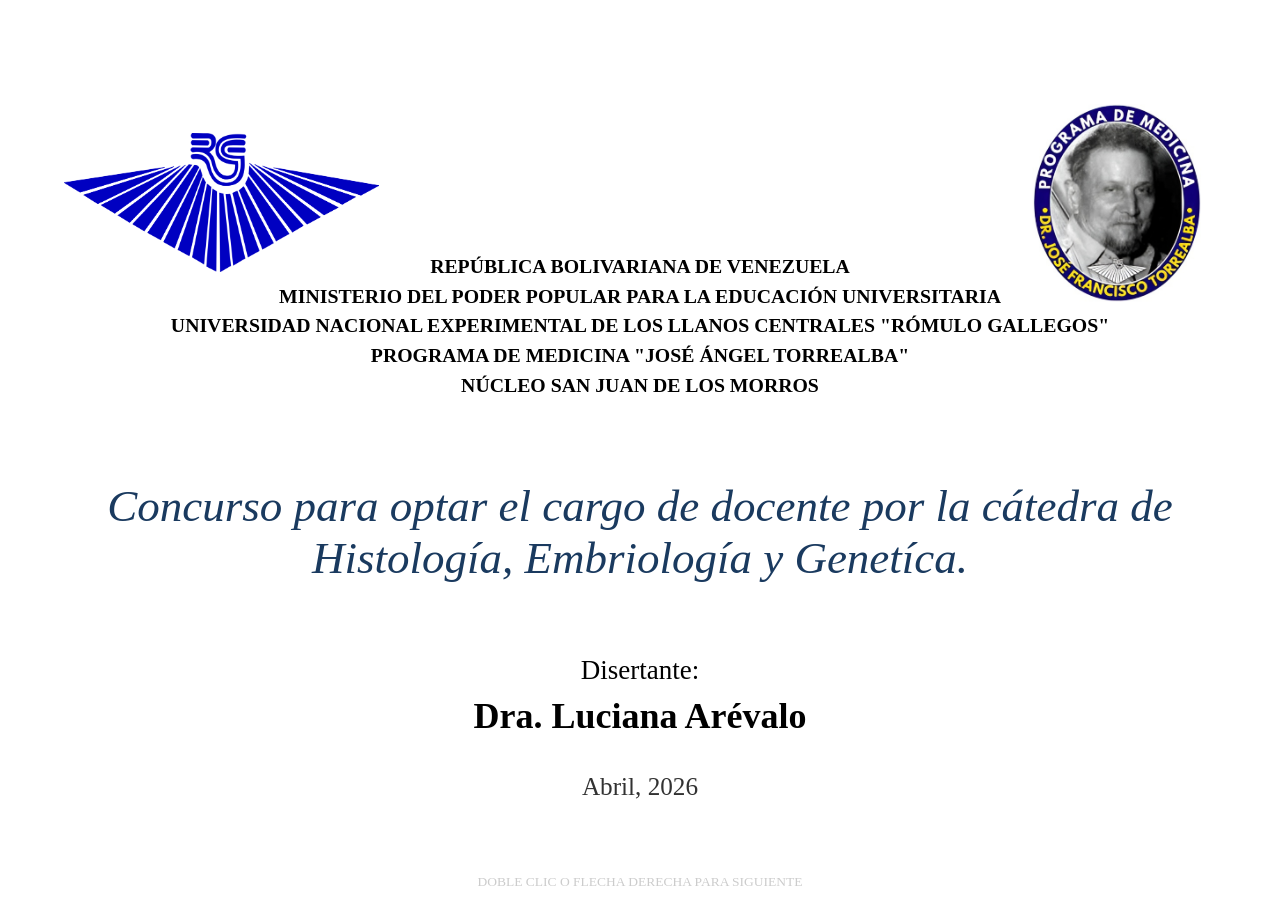
<file: index.html>
<!DOCTYPE html>
<html lang="es">

<head>
    <meta charset="UTF-8">
    <meta name="viewport" content="width=device-width, initial-scale=1.0">
    <title>Presentación - Portada</title>
    <link rel="stylesheet" href="styles.css">
</head>

<body>
    <div class="slide">
        <header class="header">
            <div class="logo-container logo-unerg">
                <img src="images/unerg.png" alt="Logo UNERG">
            </div>
            <div class="logo-container">
                <img src="images/programa de medicina.jpg" alt="Logo Programa Medicina">
            </div>
        </header>

        <div class="institution-info">
            <p>República Bolivariana de Venezuela</p>
            <p>Ministerio Del Poder Popular Para La Educación Universitaria</p>
            <p>Universidad Nacional Experimental De Los Llanos Centrales "Rómulo Gallegos"</p>
            <p>Programa de Medicina "José Ángel Torrealba"</p>
            <p>Núcleo San Juan De Los Morros</p>
        </div>

        <div class="content-card title-container">
            <p class="subtitle">Concurso para optar el cargo de docente por la cátedra de Histología, Embriología y
                Genetíca.</p>
        </div>

        <footer class="footer">
            <p>Disertante:</p>
            <b>Dra. Luciana Arévalo</b>
            <p class="footer-date">Abril, 2026</p>
        </footer>

        <div class="nav-hint">Doble clic o Flecha Derecha para siguiente</div>
    </div>

    <script src="navigation.js"></script>
</body>

</html>
</file>
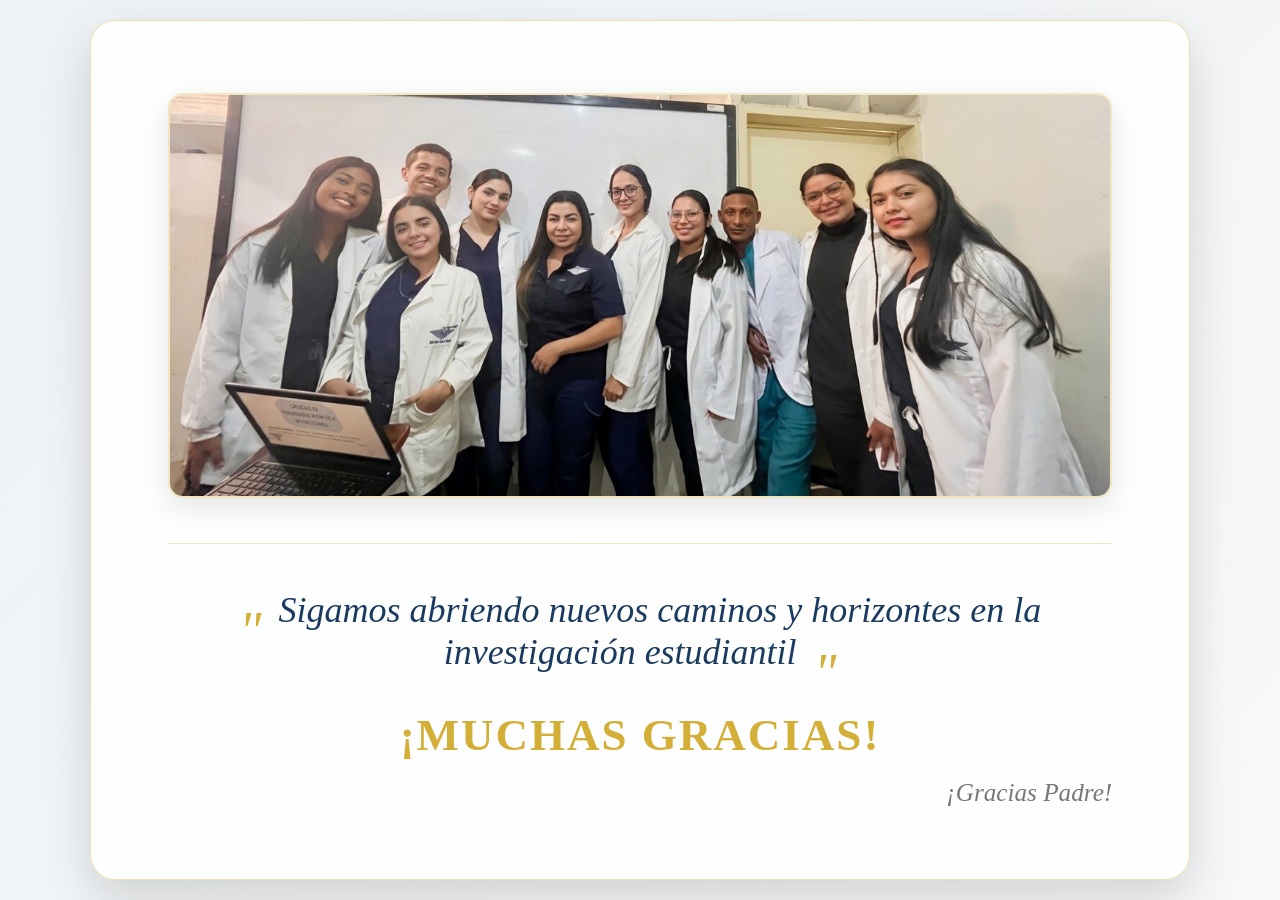
<file: conclusion.html>
<!DOCTYPE html>
<html lang="es">

<head>
    <meta charset="UTF-8">
    <meta name="viewport" content="width=device-width, initial-scale=1.0">
    <title>Presentación - Conclusión</title>
    <link rel="stylesheet" href="styles.css">
    <style>
        .conclusion-scene {
            position: relative;
            width: 100vw;
            height: 100vh;
            display: flex;
            flex-direction: column;
            justify-content: center;
            align-items: center;
            overflow: hidden;
            padding: 5vh;
            box-sizing: border-box;
        }

        .glass-card {
            background: rgba(255, 255, 255, 0.85);
            backdrop-filter: blur(20px);
            -webkit-backdrop-filter: blur(20px);
            border: 1px solid rgba(212, 175, 55, 0.4);
            border-radius: 25px;
            padding: 8vh 6vw;
            max-width: 1100px;
            text-align: center;
            box-shadow: 0 20px 50px rgba(0, 0, 0, 0.15);
            animation: fadeIn 1.5s cubic-bezier(0.25, 1, 0.5, 1) forwards;
            opacity: 0;
            transform: translateY(40px);
            position: relative;
            z-index: 10;
        }

        @keyframes fadeIn {
            to {
                opacity: 1;
                transform: translateY(0);
            }
        }

        .conclusion-title {
            font-family: 'Times New Roman', serif;
            font-size: 6vh;
            font-weight: bold;
            color: #1a3a5f;
            text-transform: uppercase;
            margin-bottom: 4vh;
            letter-spacing: 3px;
            display: flex;
            align-items: center;
            justify-content: center;
            gap: 20px;
        }

        .conclusion-title::before,
        .conclusion-title::after {
            content: '';
            display: block;
            width: 60px;
            height: 2px;
            background-color: #D4AF37;
        }

        .conclusion-image-container {
            width: 100%;
            max-height: 45vh;
            border-radius: 15px;
            overflow: hidden;
            margin-bottom: 5vh;
            border: 2px solid rgba(212, 175, 55, 0.3);
            box-shadow: 0 10px 30px rgba(0,0,0,0.1);
        }

        .conclusion-photo {
            width: 100%;
            height: 100%;
            object-fit: cover;
            display: block;
        }

        .final-phrase-container {
            border-top: 1px solid rgba(212, 175, 55, 0.3);
            padding-top: 5vh;
            margin-top: 2vh;
        }

        .final-phrase {
            font-family: 'Times New Roman', serif;
            font-size: 4vh;
            font-style: italic;
            color: #1a3a5f;
            margin-bottom: 4vh;
            position: relative;
            display: inline-block;
        }

        .final-phrase::before,
        .final-phrase::after {
            content: '"';
            color: #D4AF37;
            font-size: 6vh;
            line-height: 0;
            vertical-align: bottom;
            font-family: Georgia, serif;
        }

        .final-phrase::before {
            margin-right: 8px;
        }

        .final-phrase::after {
            margin-left: 8px;
        }

        .thanks-text {
            font-family: 'Times New Roman', serif;
            font-size: 5vh;
            font-weight: bold;
            color: #D4AF37;
            margin-bottom: 1vh;
            text-transform: uppercase;
            letter-spacing: 2px;
        }

        .thanks-padre {
            font-family: 'Times New Roman', serif;
            font-size: 2.8vh;
            color: #777;
            text-align: right;
            margin-top: 2vh;
            font-style: italic;
            display: block;
        }
    </style>
</head>

<body class="animated-bg">
    <div class="slide" style="padding:0; max-width:100vw;">
        <div class="conclusion-scene">
            <div class="glass-card">

                <div class="conclusion-image-container">
                    <img src="images/828282.jpg" alt="Conclusión" class="conclusion-photo">
                </div>

                <div class="final-phrase-container">
                    <div class="final-phrase">
                        Sigamos abriendo nuevos caminos y horizontes en la investigación estudiantil
                    </div>
                    <div class="thanks-text">¡Muchas Gracias!</div>
                    <span class="thanks-padre">¡Gracias Padre!</span>
                </div>
            </div>
        </div>
    </div>

    <script src="navigation.js"></script>
</body>

</html>
</file>
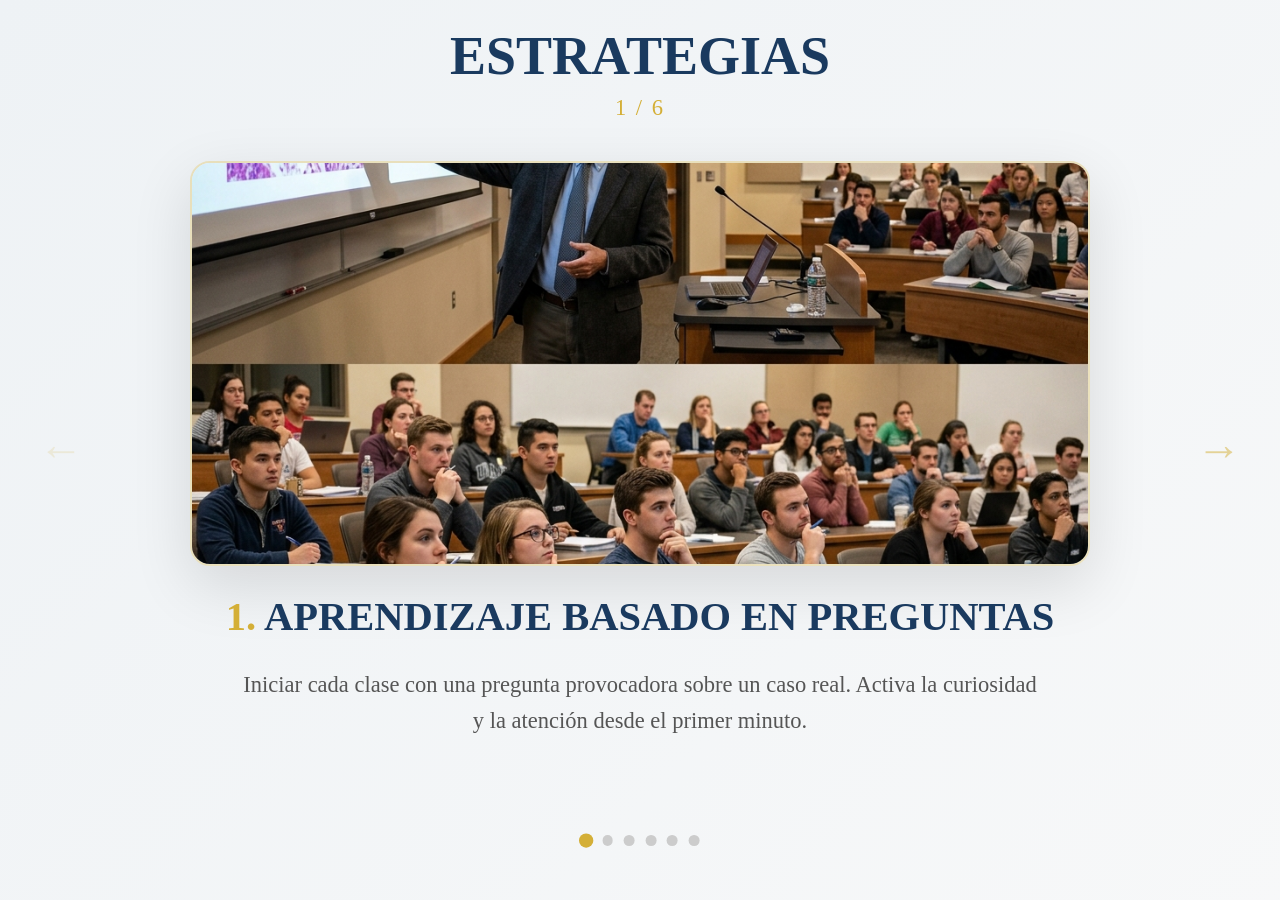
<file: estrategias.html>
<!DOCTYPE html>
<html lang="es">

<head>
    <meta charset="UTF-8">
    <meta name="viewport" content="width=device-width, initial-scale=1.0">
    <title>Presentación - Estrategias</title>
    <link rel="stylesheet" href="styles.css">
    <style>
        .propuesta-scene {
            position: relative;
            width: 100vw;
            height: 100vh;
            display: flex;
            flex-direction: column;
            justify-content: center;
            align-items: center;
            overflow: hidden;
        }

        .propuesta-header {
            position: absolute;
            top: 3vh;
            left: 50%;
            transform: translateX(-50%);
            text-align: center;
            z-index: 10;
        }

        .propuesta-header h1 {
            font-family: 'Times New Roman', serif;
            font-size: 6vh;
            font-weight: bold;
            color: #1a3a5f;
            text-transform: uppercase;
            margin: 0;
        }

        .propuesta-counter {
            font-family: 'Times New Roman', serif;
            font-size: 2.5vh;
            color: #D4AF37;
            margin-top: 1vh;
            letter-spacing: 2px;
        }

        .propuesta-card {
            display: none;
            flex-direction: column;
            align-items: center;
            justify-content: center;
            width: 85%;
            max-width: 900px;
            text-align: center;
            gap: 3vh;
        }

        .propuesta-card.active {
            display: flex;
        }

        .propuesta-card.animate-in {
            animation: propuestaEnter 0.8s cubic-bezier(0.25, 1, 0.5, 1) forwards;
        }

        @keyframes propuestaEnter {
            from {
                opacity: 0;
                transform: translateY(40px) scale(0.95);
            }

            to {
                opacity: 1;
                transform: translateY(0) scale(1);
            }
        }

        .propuesta-img-frame {
            width: 100%;
            max-height: 45vh;
            border-radius: 20px;
            overflow: hidden;
            box-shadow: 0 20px 60px rgba(0, 0, 0, 0.12);
            border: 2px solid rgba(212, 175, 55, 0.3);
        }

        .propuesta-img-frame img {
            width: 100%;
            height: 100%;
            object-fit: cover;
            display: block;
        }

        .propuesta-title {
            font-family: 'Times New Roman', serif;
            font-size: 4.5vh;
            font-weight: bold;
            color: #1a3a5f;
            text-transform: uppercase;
            margin: 0;
        }

        .propuesta-number {
            color: #D4AF37;
        }

        .propuesta-desc {
            font-family: 'Times New Roman', serif;
            font-size: 2.5vh;
            color: #555;
            line-height: 1.6;
            max-width: 90%;
            margin: 0 auto;
        }

        .progress-dots {
            position: absolute;
            bottom: 6vh;
            left: 50%;
            transform: translateX(-50%);
            display: flex;
            gap: 1.2vh;
            z-index: 10;
        }

        .dot {
            width: 1.2vh;
            height: 1.2vh;
            border-radius: 50%;
            background: #ccc;
            transition: all 0.4s ease;
        }

        .dot.active {
            background: #D4AF37;
            transform: scale(1.3);
        }

        .prop-nav {
            position: absolute;
            top: 50%;
            transform: translateY(-50%);
            font-size: 5vh;
            color: #D4AF37;
            cursor: pointer;
            z-index: 15;
            opacity: 0.5;
            transition: opacity 0.3s;
            user-select: none;
            font-family: 'Times New Roman', serif;
        }

        .prop-nav:hover {
            opacity: 1;
        }

        .prop-nav-left {
            left: 3vw;
        }

        .prop-nav-right {
            right: 3vw;
        }

        .prop-nav.disabled {
            opacity: 0.15;
            pointer-events: none;
        }
    </style>
</head>

<body class="animated-bg">
    <div class="slide" style="padding:0; max-width:100vw;">
        <div class="propuesta-scene">

            <!-- Header -->
            <div class="propuesta-header">
                <h1>ESTRATEGIAS</h1>
                <div class="propuesta-counter" id="counter">1 / 6</div>
            </div>

            <!-- Internal Nav Arrows -->
            <div class="prop-nav prop-nav-left disabled" id="prevProp">&#8592;</div>
            <div class="prop-nav prop-nav-right" id="nextProp">&#8594;</div>

            <!-- Strategy 1 -->
            <div class="propuesta-card active animate-in" data-index="0">
                <div class="propuesta-img-frame">
                    <img src="images/estrategia_preguntas.png" alt="Aprendizaje basado en preguntas">
                </div>
                <h2 class="propuesta-title"><span class="propuesta-number">1.</span> Aprendizaje basado en preguntas
                </h2>
                <p class="propuesta-desc">Iniciar cada clase con una pregunta provocadora sobre un caso real. Activa la
                    curiosidad y la atención desde el primer minuto.</p>
            </div>

            <!-- Strategy 2 -->
            <div class="propuesta-card" data-index="1">
                <div class="propuesta-img-frame">
                    <img src="images/estrategia_mapas.png" alt="Mapas mentales">
                </div>
                <h2 class="propuesta-title"><span class="propuesta-number">2.</span> Mapas mentales y esquemas visuales
                </h2>
                <p class="propuesta-desc">Los estudiantes elaboran mapas mentales al finalizar cada tema para organizar
                    conceptos con sus propias palabras, facilitando el repaso.</p>
            </div>

            <!-- Strategy 3 -->
            <div class="propuesta-card" data-index="2">
                <div class="propuesta-img-frame">
                    <img src="images/estrategia_portafolio.png" alt="Portafolio de dibujos histológicos">
                </div>
                <h2 class="propuesta-title"><span class="propuesta-number">3.</span> Portafolio de dibujos histológicos</h2>
                <p class="propuesta-desc">El dibujo es una de las mejores herramientas pedagógicas en histología.</p>
            </div>

            <!-- Strategy 4 -->
            <div class="propuesta-card" data-index="3">
                <div class="propuesta-img-frame">
                    <img src="images/estrategia_clinica.png" alt="Relacionar con la clínica">
                </div>
                <h2 class="propuesta-title"><span class="propuesta-number">4.</span> Relacionar siempre con la clínica</h2>
                <p class="propuesta-desc">Cada tema debe ir acompañado a la clínica o patología.</p>
            </div>

            <!-- Strategy 5 -->
            <div class="propuesta-card" data-index="4">
                <div class="propuesta-img-frame">
                    <img src="images/estrategia_reflexion.png" alt="Minuto de reflexión">
                </div>
                <h2 class="propuesta-title"><span class="propuesta-number">5.</span> Minuto de reflexión al cierre de clase</h2>
                <p class="propuesta-desc">Al finalizar cada sesión, los estudiantes escriben en un papel qué aprendieron, qué les quedó confuso y una pregunta.</p>
            </div>

            <!-- Strategy 6 -->
            <div class="propuesta-card" data-index="5">
                <div class="propuesta-img-frame">
                    <img src="images/estrategia_guias.png" alt="Guías resumen">
                </div>
                <h2 class="propuesta-title"><span class="propuesta-number">6.</span> Guías resumen por temas</h2>
                <p class="propuesta-desc">Esto permite facilitar el aprendizaje y orienta al estudiante de qué manera será evaluado.</p>
            </div>


            <!-- Progress Dots -->
            <div class="progress-dots" id="dots"></div>

        </div>
    </div>

    <script>
        (function () {
            const cards = document.querySelectorAll('.propuesta-card');
            const counter = document.getElementById('counter');
            const dotsContainer = document.getElementById('dots');
            const prevBtn = document.getElementById('prevProp');
            const nextBtn = document.getElementById('nextProp');
            const total = cards.length;
            let current = 0;

            for (let i = 0; i < total; i++) {
                const dot = document.createElement('div');
                dot.classList.add('dot');
                if (i === 0) dot.classList.add('active');
                dotsContainer.appendChild(dot);
            }
            const dots = dotsContainer.querySelectorAll('.dot');

            function showCard(index) {
                cards.forEach(c => c.classList.remove('active', 'animate-in'));
                dots.forEach(d => d.classList.remove('active'));
                cards[index].classList.add('active');
                void cards[index].offsetWidth;
                cards[index].classList.add('animate-in');
                dots[index].classList.add('active');
                counter.textContent = `${index + 1} / ${total}`;
                prevBtn.classList.toggle('disabled', index === 0);
                nextBtn.classList.toggle('disabled', index === total - 1);
            }

            prevBtn.addEventListener('click', (e) => {
                e.stopPropagation();
                if (current > 0) { current--; showCard(current); }
            });

            nextBtn.addEventListener('click', (e) => {
                e.stopPropagation();
                if (current < total - 1) { current++; showCard(current); }
            });

            document.addEventListener('keydown', (e) => {
                if (e.key === 'ArrowRight' || e.key === ' ' || e.key === 'Enter') {
                    if (current < total - 1) { e.stopImmediatePropagation(); current++; showCard(current); }
                } else if (e.key === 'ArrowLeft') {
                    if (current > 0) { e.stopImmediatePropagation(); current--; showCard(current); }
                }
            }, true);
        })();
    </script>

    <script src="navigation.js"></script>
</body>

</html>
</file>
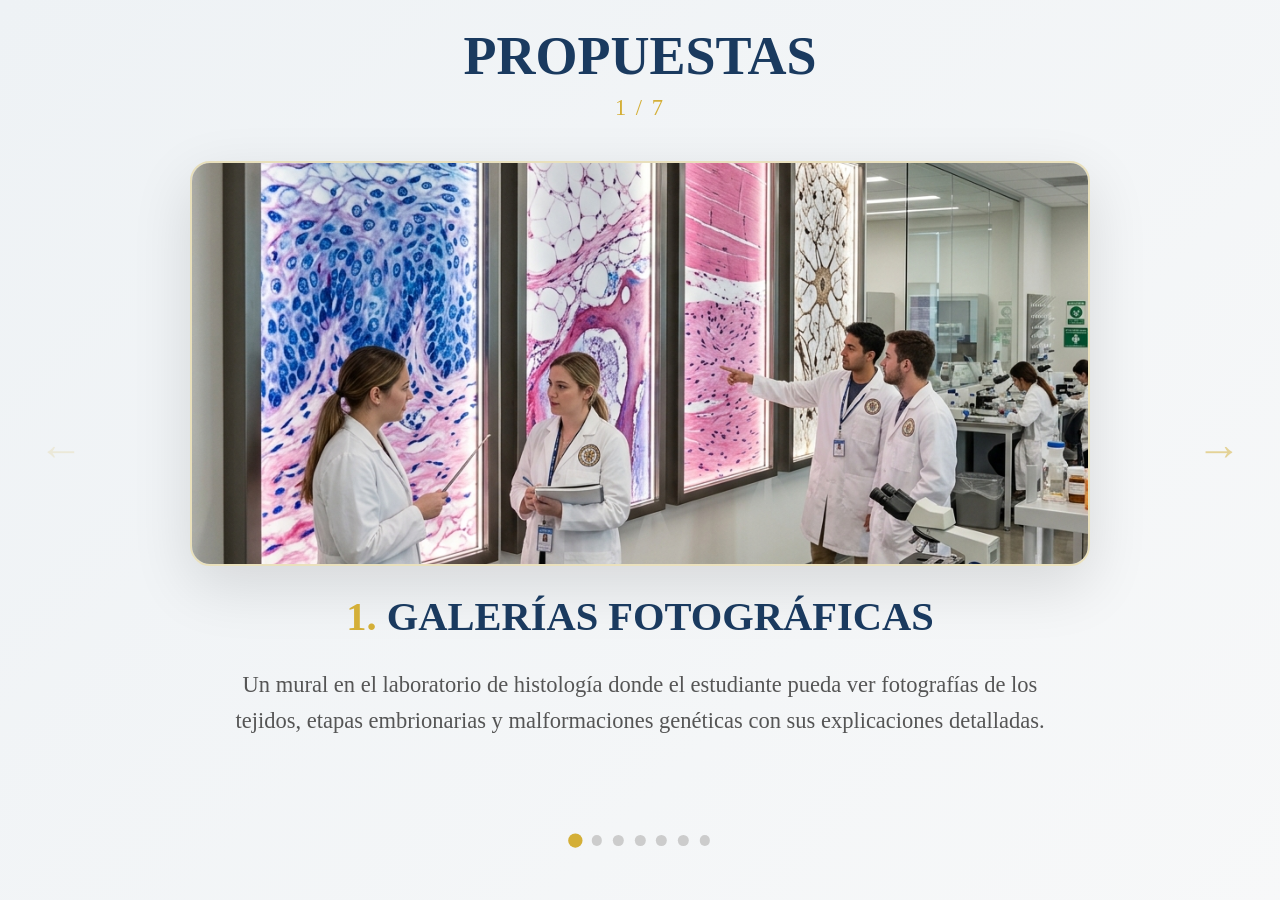
<file: propuestas.html>
<!DOCTYPE html>
<html lang="es">
<head>
    <meta charset="UTF-8">
    <meta name="viewport" content="width=device-width, initial-scale=1.0">
    <title>Presentación - Propuestas</title>
    <link rel="stylesheet" href="styles.css">
    <style>
        .propuesta-scene {
            position: relative;
            width: 100vw;
            height: 100vh;
            display: flex;
            flex-direction: column;
            justify-content: center;
            align-items: center;
            overflow: hidden;
        }

        /* Header with counter */
        .propuesta-header {
            position: absolute;
            top: 3vh;
            left: 50%;
            transform: translateX(-50%);
            text-align: center;
            z-index: 10;
        }

        .propuesta-header h1 {
            font-family: 'Times New Roman', serif;
            font-size: 6vh;
            font-weight: bold;
            color: #1a3a5f;
            text-transform: uppercase;
            margin: 0;
        }

        .propuesta-counter {
            font-family: 'Times New Roman', serif;
            font-size: 2.5vh;
            color: #D4AF37;
            margin-top: 1vh;
            letter-spacing: 2px;
        }

        /* Card layout */
        .propuesta-card {
            display: none;
            flex-direction: column;
            align-items: center;
            justify-content: center;
            width: 85%;
            max-width: 900px;
            text-align: center;
            gap: 3vh;
        }

        .propuesta-card.active {
            display: flex;
        }

        /* Entrance animation */
        .propuesta-card.animate-in {
            animation: propuestaEnter 0.8s cubic-bezier(0.25, 1, 0.5, 1) forwards;
        }

        @keyframes propuestaEnter {
            from {
                opacity: 0;
                transform: translateY(40px) scale(0.95);
            }
            to {
                opacity: 1;
                transform: translateY(0) scale(1);
            }
        }

        /* Image frame */
        .propuesta-img-frame {
            width: 100%;
            max-height: 45vh;
            border-radius: 20px;
            overflow: hidden;
            box-shadow: 0 20px 60px rgba(0,0,0,0.12);
            border: 2px solid rgba(212, 175, 55, 0.3);
        }

        .propuesta-img-frame img {
            width: 100%;
            height: 100%;
            object-fit: cover;
            display: block;
        }

        /* Text content */
        .propuesta-title {
            font-family: 'Times New Roman', serif;
            font-size: 4.5vh;
            font-weight: bold;
            color: #1a3a5f;
            text-transform: uppercase;
            margin: 0;
        }

        .propuesta-number {
            color: #D4AF37;
        }

        .propuesta-desc {
            font-family: 'Times New Roman', serif;
            font-size: 2.5vh;
            color: #555;
            line-height: 1.6;
            max-width: 90%;
            margin: 0 auto;
        }

        /* Progress dots */
        .progress-dots {
            position: absolute;
            bottom: 6vh;
            left: 50%;
            transform: translateX(-50%);
            display: flex;
            gap: 1.2vh;
            z-index: 10;
        }

        .dot {
            width: 1.2vh;
            height: 1.2vh;
            border-radius: 50%;
            background: #ccc;
            transition: all 0.4s ease;
        }

        .dot.active {
            background: #D4AF37;
            transform: scale(1.3);
        }

        /* Navigation arrows */
        .prop-nav {
            position: absolute;
            top: 50%;
            transform: translateY(-50%);
            font-size: 5vh;
            color: #D4AF37;
            cursor: pointer;
            z-index: 15;
            opacity: 0.5;
            transition: opacity 0.3s;
            user-select: none;
            font-family: 'Times New Roman', serif;
        }

        .prop-nav:hover {
            opacity: 1;
        }

        .prop-nav-left {
            left: 3vw;
        }

        .prop-nav-right {
            right: 3vw;
        }

        .prop-nav.disabled {
            opacity: 0.15;
            pointer-events: none;
        }
    </style>
</head>
<body class="animated-bg">
<div class="slide" style="padding:0; max-width:100vw;">
    <div class="propuesta-scene">

        <!-- Header -->
        <div class="propuesta-header">
            <h1>PROPUESTAS</h1>
            <div class="propuesta-counter" id="counter">1 / 7</div>
        </div>

        <!-- Internal Nav Arrows -->
        <div class="prop-nav prop-nav-left disabled" id="prevProp">&#8592;</div>
        <div class="prop-nav prop-nav-right" id="nextProp">&#8594;</div>

        <!-- Proposal 1 -->
        <div class="propuesta-card active animate-in" data-index="0">
            <div class="propuesta-img-frame">
                <img src="images/propuesta_galerias.png" alt="Galerías Fotográficas">
            </div>
            <h2 class="propuesta-title"><span class="propuesta-number">1.</span> Galerías Fotográficas</h2>
            <p class="propuesta-desc">Un mural en el laboratorio de histología donde el estudiante pueda ver fotografías de los tejidos, etapas embrionarias y malformaciones genéticas con sus explicaciones detalladas.</p>
        </div>

        <!-- Proposal 2 -->
        <div class="propuesta-card" data-index="1">
            <div class="propuesta-img-frame">
                <img src="images/propuesta_atlas.png" alt="Atlas Virtuales y Físicos">
            </div>
            <h2 class="propuesta-title"><span class="propuesta-number">2.</span> Atlas Virtuales y Físicos</h2>
            <p class="propuesta-desc">Estudiantes elaborando en papel sus propios atlas de histología, combinando el aprendizaje manual con recursos digitales interactivos.</p>
        </div>

        <!-- Proposal 3 (Moved) -->
        <div class="propuesta-card" data-index="2">
            <div class="propuesta-img-frame">
                <img src="images/propuesta_redes.png" alt="Redes Sociales">
            </div>
            <h2 class="propuesta-title"><span class="propuesta-number">3.</span> Rincón de Histología en Redes Sociales</h2>
            <p class="propuesta-desc">Una cuenta institucional manejada con los estudiantes donde se publican imágenes histológicas del día, datos curiosos y preguntas de trivia. Hace visible la asignatura más allá del aula.</p>
        </div>

        <!-- Proposal 4 -->
        <div class="propuesta-card" data-index="3">
            <div class="propuesta-img-frame">
                <img src="images/propuesta_laboratorios.png" alt="Prácticas en Laboratorio">
            </div>
            <h2 class="propuesta-title"><span class="propuesta-number">4.</span> Prácticas Continuas en los Laboratorios</h2>
            <p class="propuesta-desc">Sesiones regulares donde los estudiantes observan y diferencian organismos unicelulares y pluricelulares, identifican las partes de la célula y realizan actividades con muestras reales.</p>
        </div>

        <!-- Proposal 5 -->
        <div class="propuesta-card" data-index="4">
            <div class="propuesta-img-frame">
                <img src="images/propuesta_olimpiadas.png" alt="Olimpiadas Académicas">
            </div>
            <h2 class="propuesta-title"><span class="propuesta-number">5.</span> Olimpiadas Académicas de Histología</h2>
            <p class="propuesta-desc">Competencia entre estudiantes con rondas de preguntas, identificación de imágenes al microscopio y casos clínicos, fomentando el estudio con motivación y sana competencia.</p>
        </div>

        <!-- Proposal 6 -->
        <div class="propuesta-card" data-index="5">
            <div class="propuesta-img-frame">
                <img src="images/propuesta_casos.png" alt="Casos Clínicos">
            </div>
            <h2 class="propuesta-title"><span class="propuesta-number">6.</span> Casos Clínicos por Equipos</h2>
            <p class="propuesta-desc">Grupos de estudiantes reciben un caso clínico real con imágenes histológicas y deben diagnosticar, discutir y presentar sus conclusiones como si fueran un equipo médico.</p>
        </div>

        <!-- Proposal 7 -->
        <div class="propuesta-card" data-index="6">
            <div class="propuesta-img-frame">
                <img src="images/propuesta_semana.png" alt="Semana Histológica">
            </div>
            <h2 class="propuesta-title"><span class="propuesta-number">7.</span> Semana Histológica</h2>
            <p class="propuesta-desc">Un evento por lapso de una semana con exposiciones, demostraciones en vivo, concursos de fotografía microscópica y charlas abiertas a toda la facultad, posicionando la asignatura como referente académico.</p>
        </div>

        <!-- Progress Dots -->
        <div class="progress-dots" id="dots"></div>

    </div>
</div>

<script>
(function() {
    const cards = document.querySelectorAll('.propuesta-card');
    const counter = document.getElementById('counter');
    const dotsContainer = document.getElementById('dots');
    const prevBtn = document.getElementById('prevProp');
    const nextBtn = document.getElementById('nextProp');
    const total = cards.length;
    let current = 0;

    // Build dots
    for (let i = 0; i < total; i++) {
        const dot = document.createElement('div');
        dot.classList.add('dot');
        if (i === 0) dot.classList.add('active');
        dotsContainer.appendChild(dot);
    }
    const dots = dotsContainer.querySelectorAll('.dot');

    function showCard(index) {
        cards.forEach(c => {
            c.classList.remove('active', 'animate-in');
        });
        dots.forEach(d => d.classList.remove('active'));

        cards[index].classList.add('active');
        // Trigger reflow to restart animation
        void cards[index].offsetWidth;
        cards[index].classList.add('animate-in');

        dots[index].classList.add('active');
        counter.textContent = `${index + 1} / ${total}`;

        prevBtn.classList.toggle('disabled', index === 0);
        nextBtn.classList.toggle('disabled', index === total - 1);
    }

    prevBtn.addEventListener('click', (e) => {
        e.stopPropagation();
        if (current > 0) {
            current--;
            showCard(current);
        }
    });

    nextBtn.addEventListener('click', (e) => {
        e.stopPropagation();
        if (current < total - 1) {
            current++;
            showCard(current);
        }
    });

    // Keyboard: Left/Right to navigate proposals internally
    // Only pass to slide navigation when at the very start (going back) or very end (going forward)
    document.addEventListener('keydown', (e) => {
        if (e.key === 'ArrowRight' || e.key === ' ' || e.key === 'Enter') {
            if (current < total - 1) {
                e.stopImmediatePropagation();
                current++;
                showCard(current);
            }
            // If at last card, let navigation.js handle it (go to next slide)
        } else if (e.key === 'ArrowLeft') {
            if (current > 0) {
                e.stopImmediatePropagation();
                current--;
                showCard(current);
            }
            // If at first card, let navigation.js handle it (go to prev slide)
        }
    }, true); // Use capture phase to intercept before navigation.js

    // Touch swipe support
    let touchStartX = 0;
    document.addEventListener('touchstart', e => {
        touchStartX = e.changedTouches[0].screenX;
    }, { passive: true });

    document.addEventListener('touchend', e => {
        const touchEndX = e.changedTouches[0].screenX;
        const diff = touchStartX - touchEndX;
        if (Math.abs(diff) > 50) {
            if (diff > 0 && current < total - 1) {
                current++;
                showCard(current);
            } else if (diff < 0 && current > 0) {
                current--;
                showCard(current);
            }
        }
    }, { passive: true });

})();
</script>

<script src="navigation.js"></script>
</body>
</html>
</file>
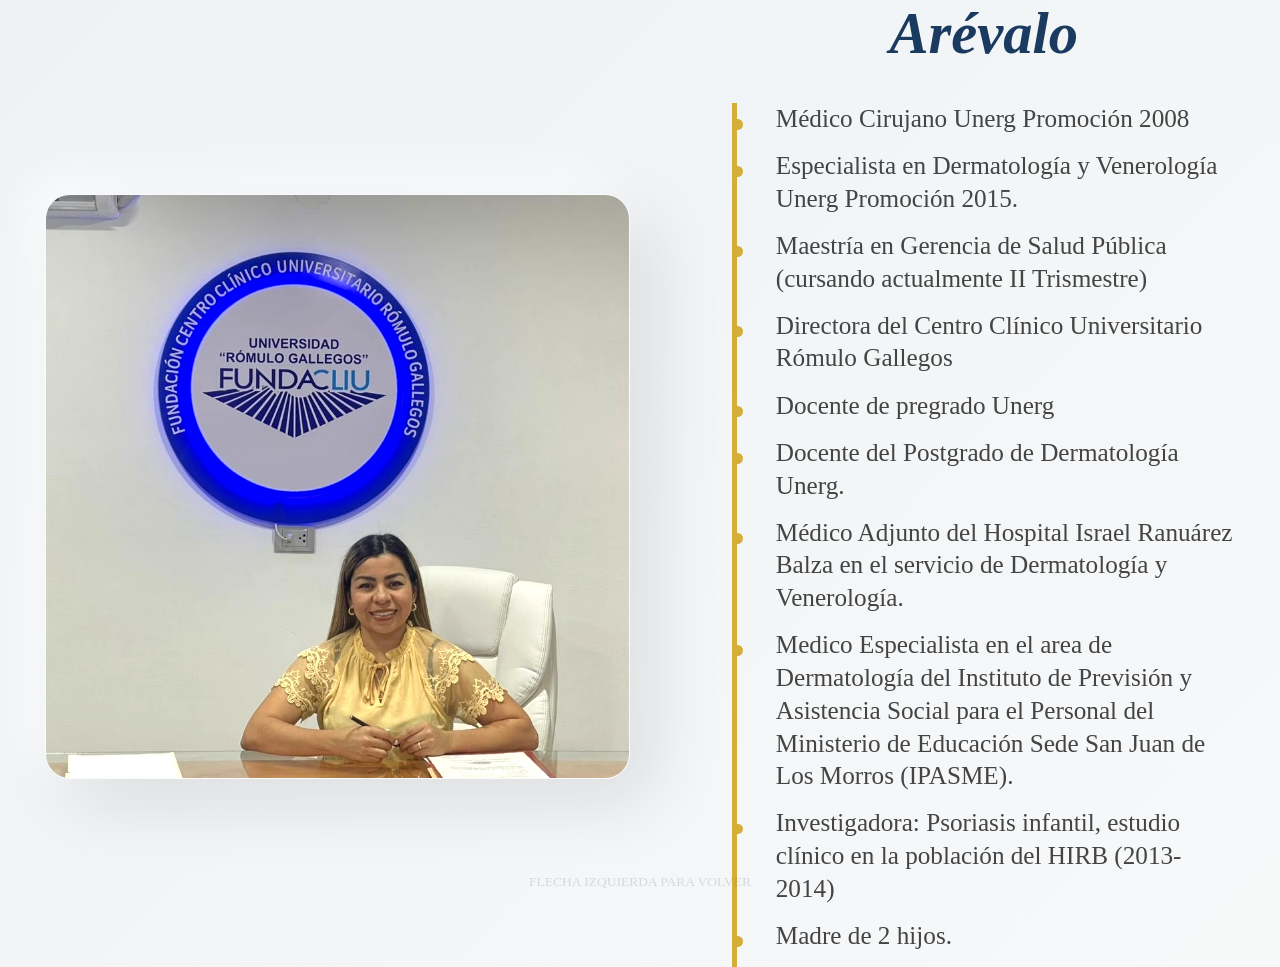
<file: slide2.html>
<!DOCTYPE html>
<html lang="es">

<head>
    <meta charset="UTF-8">
    <meta name="viewport" content="width=device-width, initial-scale=1.0">
    <title>Presentación - Currículum</title>
    <link rel="stylesheet" href="styles.css">
</head>

<body class="animated-bg">
    <div class="slide" style="max-width: 100vw; padding: 0;">
        <div class="editorial-container">

            <!-- Left Side: Photo -->
            <div class="editorial-left">
                <div class="editorial-photo-wrapper">
                    <img src="images/luciana.jpg" alt="Dra. Luciana Arévalo">
                </div>
            </div>

            <!-- Right Side: Curriculum -->
            <div class="editorial-right">
                <h2 class="editorial-name">Dra. Luciana Arévalo</h2>

                <ul class="editorial-list">
                    <li class="delay-1">Médico Cirujano Unerg Promoción 2008</li>
                    <li class="delay-2">Especialista en Dermatología y Venerología Unerg Promoción 2015.</li>
                    <li class="delay-3">Maestría en Gerencia de Salud Pública (cursando actualmente II Trismestre)</li>
                    <li class="delay-4">Directora del Centro Clínico Universitario Rómulo Gallegos</li>
                    <li class="delay-5">Docente de pregrado Unerg</li>
                    <li class="delay-6">Docente del Postgrado de Dermatología Unerg.</li>
                    <li class="delay-7">Médico Adjunto del Hospital Israel Ranuárez Balza en el servicio de Dermatología
                        y Venerología.</li>
                    <li class="delay-8">Medico Especialista en el area de Dermatología del Instituto de Previsión y
                        Asistencia Social para el Personal del Ministerio de Educación Sede San Juan de Los Morros
                        (IPASME).</li>
                    <li class="delay-9">Investigadora: Psoriasis infantil, estudio clínico en la población del HIRB
                        (2013-2014)</li>
                    <li class="delay-10">Madre de 2 hijos.</li>
                </ul>
            </div>

        </div>

        <div class="nav-hint" style="color: #666;">Flecha Izquierda para volver</div>
    </div>

    <script src="navigation.js"></script>
</body>

</html>
</file>
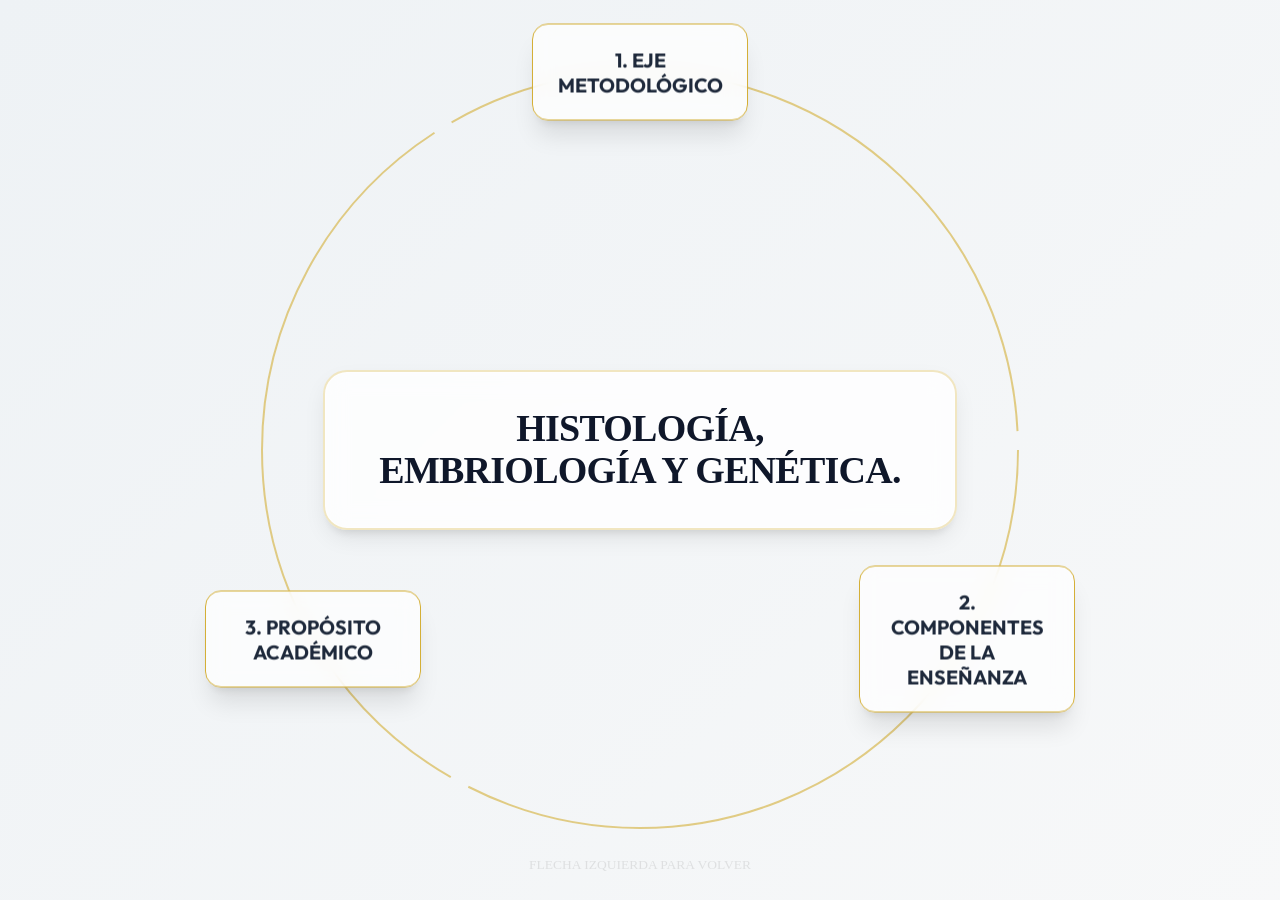
<file: slide3.html>
<!DOCTYPE html>
<html lang="es">
<head>
    <meta charset="UTF-8">
    <meta name="viewport" content="width=device-width, initial-scale=1.0">
    <title>Presentación - Metodología</title>
    <link rel="stylesheet" href="styles.css">
    <link href="https://fonts.googleapis.com/css2?family=Outfit:wght@400;700;800&display=swap" rel="stylesheet">
    <style>
        /* Slide-specific styles */
        .method-scene {
            position: relative;
            width: 100vw;
            height: 100vh;
            display: flex;
            justify-content: center;
            align-items: center;
            overflow: hidden;
        }

        /* The SVG canvas that holds ring + arrows */
        #orbit-svg {
            position: absolute;
            top: 0; left: 0;
            width: 100%; height: 100%;
            overflow: visible;
            animation: rotateSVG 25s linear infinite;
            transform-origin: 50% 50%;
            opacity: 0.6;
        }

        @keyframes rotateSVG {
            from { transform: rotate(0deg); }
            to   { transform: rotate(360deg); }
        }

        /* Central title – positioned by JS */
        #central-title {
            position: absolute;
            text-align: center;
            font-family: 'Times New Roman', serif;
            font-size: clamp(20px, 4.5vh, 38px);
            font-weight: 800;
            color: #0f172a;
            text-transform: uppercase;
            background: rgba(255, 255, 255, 0.8);
            backdrop-filter: blur(12px);
            -webkit-backdrop-filter: blur(12px);
            padding: 4vh 6vh;
            border-radius: 24px;
            box-shadow: 
                0 10px 25px -5px rgba(0, 0, 0, 0.1),
                0 8px 10px -6px rgba(0, 0, 0, 0.1),
                inset 0 0 0 1px rgba(255, 255, 255, 0.5);
            border: 2px solid rgba(212, 175, 55, 0.3);
            max-width: 65vw;
            line-height: 1.1;
            letter-spacing: -0.02em;
            z-index: 20;
            transition: all 0.4s cubic-bezier(0.4, 0, 0.2, 1);
        }

        /* Orbit items – positioned by JS */
        .orbit-node {
            position: absolute;
            width: 24vh;
            text-align: center;
            font-family: 'Outfit', sans-serif;
            font-size: clamp(12px, 2.2vh, 22px);
            font-weight: 700;
            color: #1e293b;
            background: rgba(255, 255, 255, 0.7);
            backdrop-filter: blur(10px);
            -webkit-backdrop-filter: blur(10px);
            padding: 2.5vh;
            border-radius: 16px;
            box-shadow: 
                0 20px 25px -5px rgba(0, 0, 0, 0.1),
                0 8px 10px -6px rgba(0, 0, 0, 0.1);
            border: 1.5px solid #D4AF37;
            z-index: 20;
            animation: float 4s ease-in-out infinite;
        }

        @keyframes float {
            0%, 100% { transform: translate(-50%, -50%) translateY(0px); }
            50% { transform: translate(-50%, -50%) translateY(-10px); }
        }

        /* Entrance */
        .method-scene {
            opacity: 0;
            animation: fadeIn 1.2s ease-out forwards;
        }
        @keyframes fadeIn { to { opacity: 1; } }
    </style>
</head>
<body class="animated-bg">
<div class="slide" style="padding:0; max-width:100vw;">
    <div class="method-scene" id="scene">

        <!-- Rotating SVG (ring + arrowhead markers) -->
        <svg id="orbit-svg" viewBox="0 0 1 1" preserveAspectRatio="none">
            <defs>
                <marker id="arrow" markerWidth="10" markerHeight="10"
                        refX="8" refY="5" orient="auto">
                    <path d="M0,0 L10,5 L0,10 L2,5 Z" fill="#D4AF37"/>
                </marker>
            </defs>
            <!-- The circle ring – radius and position set by JS -->
            <circle id="orbit-ring" fill="none"
                    stroke="#D4AF37" stroke-width="2"
                    stroke-dasharray="10,10"
                    marker-end="url(#arrow)"
                    marker-start="url(#arrow)"/>
        </svg>

        <!-- Central Title -->
        <div id="central-title">HISTOLOGÍA,<br>EMBRIOLOGÍA Y GENÉTICA.</div>

        <!-- Orbit Nodes -->
        <div class="orbit-node" id="node-0">1. EJE METODOLÓGICO</div>
        <div class="orbit-node" id="node-1">2. COMPONENTES DE LA ENSEÑANZA</div>
        <div class="orbit-node" id="node-2">3. PROPÓSITO ACADÉMICO</div>

        <div class="nav-hint" style="color:#888; position:absolute; bottom:3vh; left:50%; transform:translateX(-50%); z-index:30;">
            Flecha Izquierda para volver
        </div>
    </div>
</div>

<script>
(function() {
    const scene = document.getElementById('scene');

    function layout() {
        const W = scene.offsetWidth;
        const H = scene.offsetHeight;
        const cx = W / 2;
        const cy = H / 2;

        // Circular Radius: Balanced for 3 points
        const R = Math.min(W, H) * 0.42;

        // ── SVG ring (Circle) ──────────────────────────────────────────
        const svg = document.getElementById('orbit-svg');
        svg.setAttribute('viewBox', `0 0 ${W} ${H}`);
        svg.setAttribute('width',  W);
        svg.setAttribute('height', H);
        svg.style.transformOrigin = `${cx}px ${cy}px`;

        const ring = document.getElementById('orbit-ring');
        ring.setAttribute('cx', cx);
        ring.setAttribute('cy', cy);
        ring.setAttribute('r', R);

        // Adjust dash for circular circumference
        const circ = 2 * Math.PI * R;
        const dashLen = circ / 3 - 20; // 3 segments for 3 items
        ring.setAttribute('stroke-dasharray', `${dashLen} 20`);

        // ── Orbit nodes (placed at 120° intervals for 3 items) ──
        const nodes = document.querySelectorAll('.orbit-node');
        const startAngle = -90; // degrees (top)
        nodes.forEach((node, i) => {
            const angleDeg = startAngle + i * 120;
            const angleRad = angleDeg * Math.PI / 180;
            const nx = cx + R * Math.cos(angleRad);
            const ny = cy + R * Math.sin(angleRad);
            node.style.left = nx + 'px';
            node.style.top  = ny + 'px';
            node.style.transform = 'translate(-50%, -50%)';
        });
    }

    layout();
    window.addEventListener('resize', layout);
})();
</script>

<script src="navigation.js"></script>
</body>
</html>
</file>
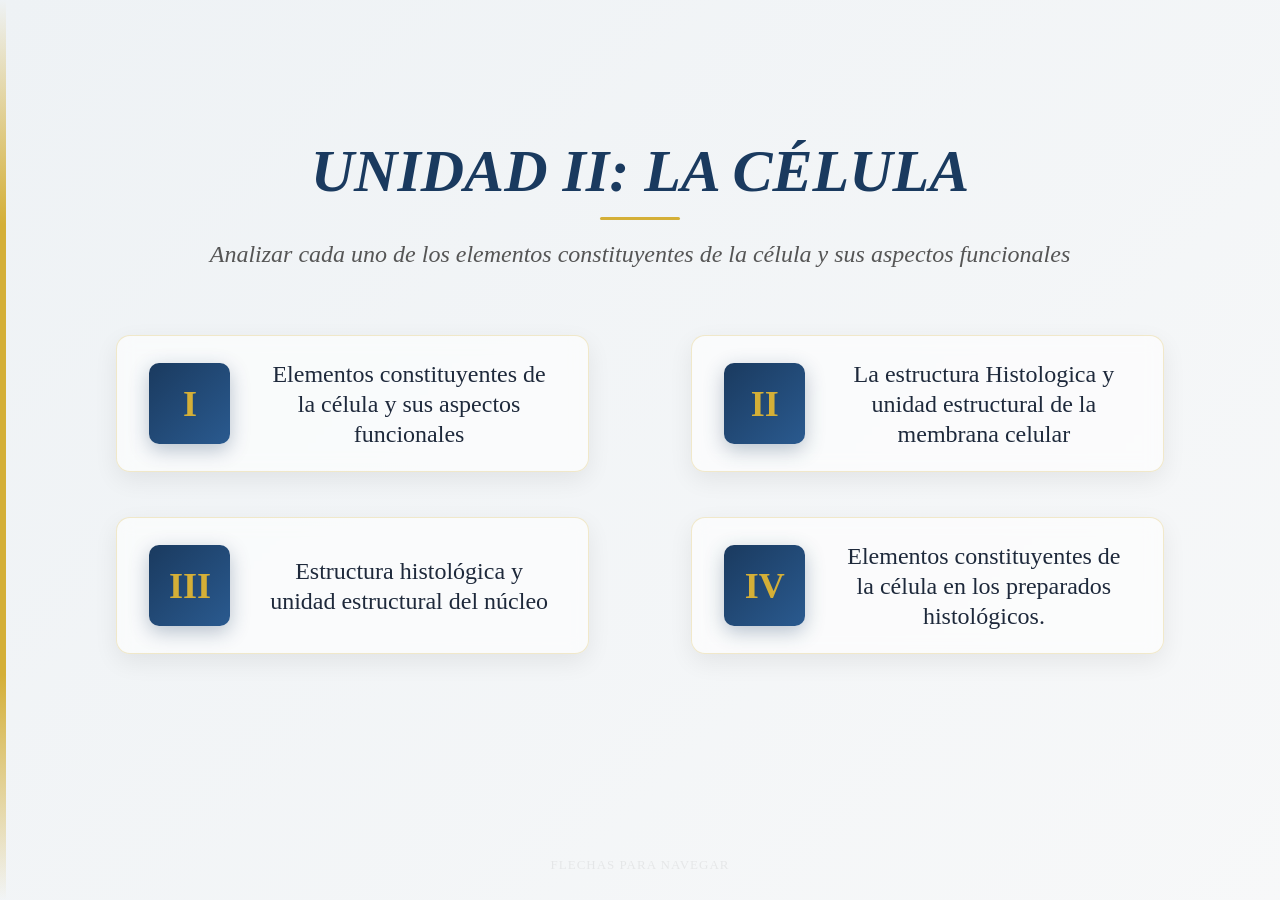
<file: slide4.html>
<!DOCTYPE html>
<html lang="es">
<head>
    <meta charset="UTF-8">
    <meta name="viewport" content="width=device-width, initial-scale=1.0">
    <title>Presentación - Unidad II: La Célula</title>
    <link rel="stylesheet" href="styles.css">
    <style>
        .unidad-container {
            display: flex;
            flex-direction: column;
            align-items: center;
            justify-content: center;
            width: 100vw;
            height: 100vh;
            padding: 5vh;
            font-family: 'Times New Roman', serif;
            position: relative;
        }

        /* Decorative gold vertical bar on the left - matching slide2 style */
        .unidad-container::before {
            content: '';
            position: absolute;
            left: 0; top: 0;
            width: 6px;
            height: 100%;
            background: linear-gradient(to bottom, transparent 0%, #D4AF37 25%, #D4AF37 75%, transparent 100%);
        }

        header {
            text-align: center;
            margin-bottom: 7vh;
            max-width: 900px;
            margin-top: -12vh;
            opacity: 0;
            animation: slideInDown 1s cubic-bezier(0.25, 1, 0.5, 1) 0.1s forwards;
        }

        @keyframes slideInDown {
            from { opacity: 0; transform: translateY(-30px); }
            to   { opacity: 1; transform: translateY(0); }
        }

        header h1 {
            font-size: clamp(32px, 7.5vh, 60px);
            color: #1a3a5f;
            margin-bottom: 2vh;
            font-weight: bold;
            font-style: italic;
        }

        /* Gold underline below title */
        header h1::after {
            content: '';
            display: block;
            width: 80px;
            height: 3px;
            background: #D4AF37;
            margin: 1.5vh auto 0;
            border-radius: 2px;
        }

        header p {
            font-size: clamp(16px, 3vh, 24px);
            color: #555;
            line-height: 1.4;
            font-style: italic;
            margin-top: 1.5vh;
        }

        .objectives-grid {
            display: grid;
            grid-template-columns: 1fr 1fr;
            grid-template-rows: auto auto;
            gap: 5vh 8vw;
            width: 88%;
            max-width: 1100px;
        }

        .objective-item {
            display: flex;
            align-items: center;
            gap: 2.5vw;
            background: rgba(255, 255, 255, 0.6);
            backdrop-filter: blur(8px);
            -webkit-backdrop-filter: blur(8px);
            padding: 2.5vh 2.5vw;
            border-radius: 14px;
            border: 1px solid rgba(212, 175, 55, 0.25);
            box-shadow: 0 8px 24px rgba(0, 0, 0, 0.07);
            transition: transform 0.3s ease, box-shadow 0.3s ease;
            opacity: 0;
            animation: fadeInUp 0.8s cubic-bezier(0.25, 1, 0.5, 1) forwards;
        }

        .objective-item:hover {
            transform: translateY(-4px);
            box-shadow: 0 16px 40px rgba(0, 0, 0, 0.12);
        }

        .objective-item:nth-child(1) { animation-delay: 0.4s; }
        .objective-item:nth-child(2) { animation-delay: 0.6s; }
        .objective-item:nth-child(3) { animation-delay: 0.8s; }
        .objective-item:nth-child(4) { animation-delay: 1.0s; }

        @keyframes fadeInUp {
            to { opacity: 1; transform: translateY(0); }
        }

        .num-box {
            background: linear-gradient(135deg, #1a3a5f 0%, #2a5a8f 100%);
            color: #D4AF37;
            width: 9vh;
            height: 9vh;
            min-width: 68px;
            min-height: 68px;
            display: flex;
            justify-content: center;
            align-items: center;
            font-size: 4vh;
            font-weight: bold;
            border-radius: 10px;
            box-shadow: 0 6px 20px rgba(26, 58, 95, 0.3);
            flex-shrink: 0;
        }

        .objective-text {
            font-size: clamp(15px, 2.8vh, 24px);
            color: #1e293b;
            line-height: 1.25;
            flex: 1;
        }

        .nav-hint {
            position: absolute;
            bottom: 3vh;
            color: #aaa;
            font-size: 13px;
            letter-spacing: 1px;
        }
    </style>
</head>
<body class="animated-bg">
    <div class="slide" style="padding:0; max-width:100vw;">
        <div class="unidad-container">
            <header>
                <h1>Unidad II: La Célula</h1>
                <p>Analizar cada uno de los elementos constituyentes de la célula y sus aspectos funcionales</p>
            </header>

            <div class="objectives-grid">
                <div class="objective-item">
                    <div class="num-box">I</div>
                    <div class="objective-text">Elementos constituyentes de la célula y sus aspectos funcionales</div>
                </div>

                <div class="objective-item">
                    <div class="num-box">II</div>
                    <div class="objective-text">La estructura Histologica y unidad estructural de la membrana celular</div>
                </div>

                <div class="objective-item">
                    <div class="num-box">III</div>
                    <div class="objective-text">Estructura histológica y unidad estructural del núcleo</div>
                </div>

                <div class="objective-item">
                    <div class="num-box">IV</div>
                    <div class="objective-text">Elementos constituyentes de la célula en los preparados histológicos.</div>
                </div>
            </div>

            <div class="nav-hint">Flechas para navegar</div>
        </div>
    </div>

    <script src="navigation.js"></script>
</body>
</html>
</file>
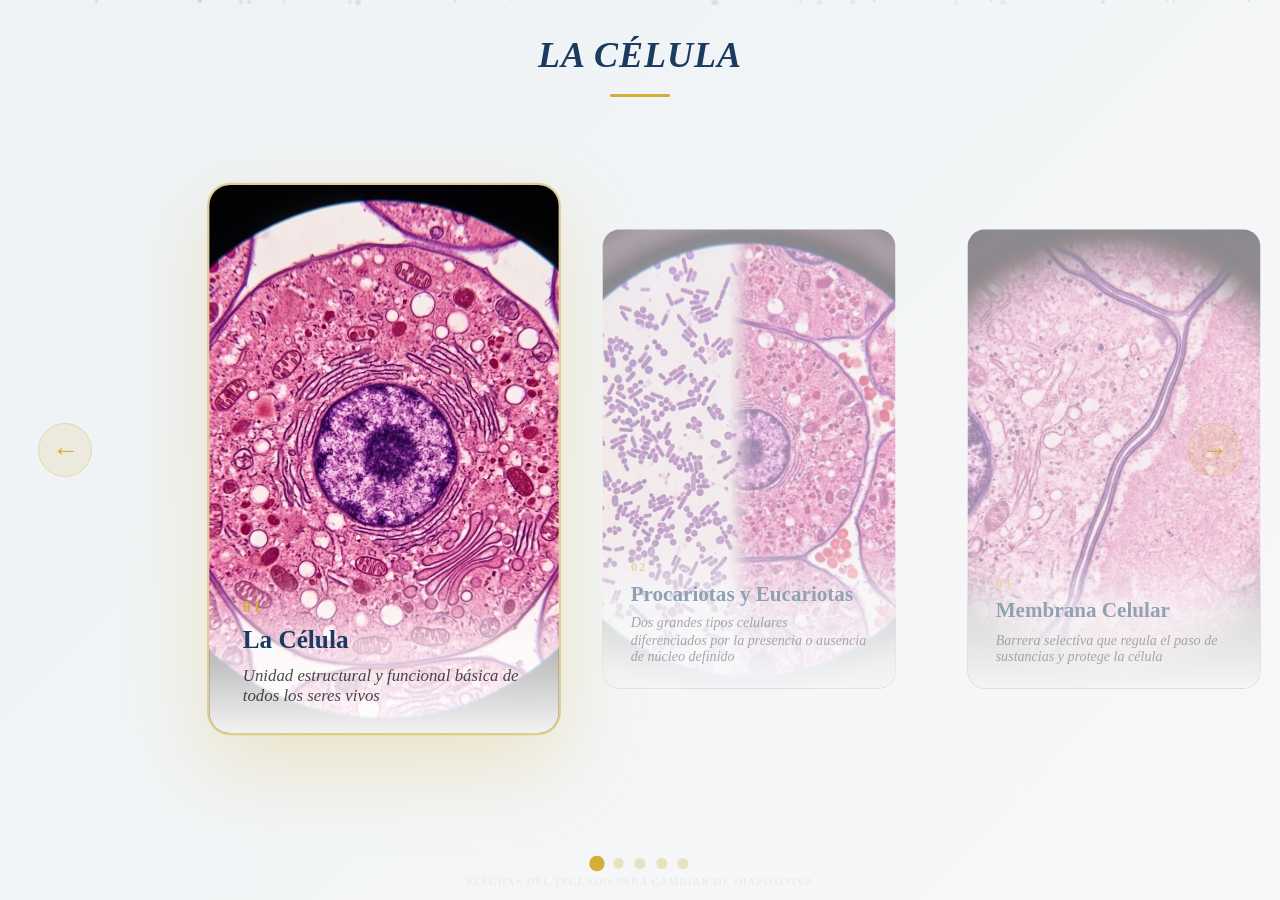
<file: slide5.html>
<!DOCTYPE html>
<html lang="es">
<head>
    <meta charset="UTF-8">
    <meta name="viewport" content="width=device-width, initial-scale=1.0">
    <title>Presentación - La Célula</title>
    <link rel="stylesheet" href="styles.css">
    <style>
        * { box-sizing: border-box; margin: 0; padding: 0; }

        body {
            background: #ffffff;
            overflow: hidden;
        }

        .celula-scene {
            width: 100vw;
            height: 100vh;
            position: relative;
            display: flex;
            flex-direction: column;
            align-items: center;
            justify-content: center;
            font-family: 'Times New Roman', serif;
        }

        /* Animated background particles */
        .particles {
            position: absolute;
            inset: 0;
            overflow: hidden;
            z-index: 0;
        }

        .particle {
            position: absolute;
            width: 3px;
            height: 3px;
            background: rgba(26, 58, 95, 0.2);
            border-radius: 50%;
            animation: drift linear infinite;
        }

        @keyframes drift {
            from { transform: translateY(100vh) translateX(0); opacity: 0; }
            10%  { opacity: 1; }
            90%  { opacity: 0.5; }
            to   { transform: translateY(-10vh) translateX(40px); opacity: 0; }
        }

        /* Header */
        .page-header {
            position: absolute;
            top: 4vh;
            text-align: center;
            z-index: 10;
            opacity: 0;
            animation: fadeInDown 0.9s ease-out 0.2s forwards;
        }

        .page-header h1 {
            font-size: clamp(20px, 4vh, 36px);
            color: #1a3a5f;
            font-weight: bold;
            font-style: italic;
            letter-spacing: 1px;
        }

        .gold-line {
            width: 60px;
            height: 3px;
            background: #D4AF37;
            margin: 1vh auto 0;
            border-radius: 2px;
        }

        /* === CAROUSEL === */
        .carousel-wrapper {
            width: 100%;
            flex: 1;
            display: flex;
            align-items: center;
            justify-content: center;
            position: relative;
            z-index: 5;
            padding: 10vh 0 8vh;
        }

        .carousel-track {
            display: flex;
            gap: 2.5vw;
            align-items: center;
            transition: transform 0.7s cubic-bezier(0.25, 1, 0.5, 1);
        }

        /* Cards */
        .cell-card {
            flex-shrink: 0;
            width: 26vw;
            height: 58vh;
            border-radius: 20px;
            overflow: hidden;
            position: relative;
            cursor: pointer;
            transition: transform 0.5s cubic-bezier(0.25, 1, 0.5, 1),
                        box-shadow 0.5s ease,
                        opacity 0.5s ease;
            opacity: 0.45;
            transform: scale(0.88);
        }

        .cell-card.active {
            opacity: 1;
            transform: scale(1.05);
            box-shadow: 0 30px 80px rgba(212, 175, 55, 0.25), 0 0 0 2px rgba(212, 175, 55, 0.5);
        }

        .cell-card img {
            width: 100%;
            height: 100%;
            object-fit: cover;
            transition: transform 6s ease;
        }

        .cell-card.active img {
            animation: slowZoom 12s ease-in-out infinite alternate;
        }

        @keyframes slowZoom {
            from { transform: scale(1); }
            to   { transform: scale(1.08); }
        }

        /* Overlay gradient */
        .card-overlay {
            position: absolute;
            bottom: 0; left: 0; right: 0;
            background: linear-gradient(to top, rgba(255,255,255,0.95) 0%, rgba(255,255,255,0.7) 55%, transparent 100%);
            padding: 3vh 2.5vw;
            display: flex;
            flex-direction: column;
            gap: 1vh;
        }

        .card-number {
            font-size: clamp(10px, 1.8vh, 15px);
            color: #D4AF37;
            font-weight: bold;
            letter-spacing: 2px;
            text-transform: uppercase;
        }

        .card-label {
            font-size: clamp(14px, 2.8vh, 24px);
            color: #1a3a5f;
            font-weight: bold;
            line-height: 1.15;
        }

        .card-sublabel {
            font-size: clamp(11px, 1.8vh, 16px);
            color: rgba(0,0,0,0.7);
            font-style: italic;
            line-height: 1.2;
        }

        /* Navigation dots */
        .carousel-dots {
            position: absolute;
            bottom: 3.5vh;
            left: 50%;
            transform: translateX(-50%);
            display: flex;
            gap: 1.2vh;
            z-index: 10;
        }

        .dot {
            width: 1.2vh;
            height: 1.2vh;
            border-radius: 50%;
            background: rgba(212,175,55,0.3);
            cursor: pointer;
            transition: all 0.4s ease;
        }

        .dot.active {
            background: #D4AF37;
            transform: scale(1.4);
        }

        /* Arrow buttons */
        .carousel-btn {
            position: absolute;
            top: 50%;
            transform: translateY(-50%);
            z-index: 20;
            background: rgba(212,175,55,0.12);
            border: 1px solid rgba(212,175,55,0.3);
            color: #D4AF37;
            font-size: 3vh;
            width: 6vh;
            height: 6vh;
            border-radius: 50%;
            cursor: pointer;
            display: flex;
            align-items: center;
            justify-content: center;
            transition: all 0.3s ease;
            user-select: none;
            font-family: sans-serif;
        }

        .carousel-btn:hover {
            background: rgba(212,175,55,0.25);
            border-color: rgba(212,175,55,0.7);
        }

        .btn-prev { left: 3vw; }
        .btn-next { right: 3vw; }

        /* Entrance */
        .carousel-wrapper {
            opacity: 0;
            animation: fadeIn 1s ease-out 0.5s forwards;
        }

        @keyframes fadeInDown {
            from { opacity: 0; transform: translateY(-20px); }
            to   { opacity: 1; transform: translateY(0); }
        }

        @keyframes fadeIn {
            to { opacity: 1; }
        }

        .nav-hint {
            position: absolute;
            bottom: 1.5vh;
            left: 50%;
            transform: translateX(-50%);
            color: rgba(0,0,0,0.3);
            font-size: 11px;
            letter-spacing: 1px;
            z-index: 10;
        }
    </style>
</head>
<body class="animated-bg">
<div class="celula-scene">

    <!-- Floating particles -->
    <div class="particles" id="particles"></div>

    <!-- Header -->
    <div class="page-header">
        <h1>La Célula</h1>
        <div class="gold-line"></div>
    </div>

    <!-- Arrow left -->
    <div class="carousel-btn btn-prev" id="prevCard">&#8592;</div>

    <!-- Carousel -->
    <div class="carousel-wrapper">
        <div class="carousel-track" id="carouselTrack">

            <!-- Card 1: La Célula -->
            <div class="cell-card active" data-index="0">
                <img src="images/micro_celula.png" alt="La Célula">
                <div class="card-overlay">
                    <div class="card-number">01</div>
                    <div class="card-label">La Célula</div>
                    <div class="card-sublabel">Unidad estructural y funcional básica de todos los seres vivos</div>
                </div>
            </div>

            <!-- Card 2: Células Procariotas y Eucariotas -->
            <div class="cell-card" data-index="1">
                <img src="images/micro_procariota_eucariota.png" alt="Células Procariotas y Eucariotas">
                <div class="card-overlay">
                    <div class="card-number">02</div>
                    <div class="card-label">Procariotas y Eucariotas</div>
                    <div class="card-sublabel">Dos grandes tipos celulares diferenciados por la presencia o ausencia de núcleo definido</div>
                </div>
            </div>

            <!-- Card 3: Membrana Celular -->
            <div class="cell-card" data-index="2">
                <img src="images/micro_membrana.png" alt="Membrana Celular">
                <div class="card-overlay">
                    <div class="card-number">03</div>
                    <div class="card-label">Membrana Celular</div>
                    <div class="card-sublabel">Barrera selectiva que regula el paso de sustancias y protege la célula</div>
                </div>
            </div>

            <!-- Card 4: Citoplasma -->
            <div class="cell-card" data-index="3">
                <img src="images/micro_citoplasma.png" alt="Citoplasma">
                <div class="card-overlay">
                    <div class="card-number">04</div>
                    <div class="card-label">Citoplasma</div>
                    <div class="card-sublabel">Medio interno donde ocurren las reacciones metabólicas y se alojan los organelos</div>
                </div>
            </div>

            <!-- Card 5: Núcleo -->
            <div class="cell-card" data-index="4">
                <img src="images/micro_nucleo.png" alt="Núcleo">
                <div class="card-overlay">
                    <div class="card-number">05</div>
                    <div class="card-label">Núcleo</div>
                    <div class="card-sublabel">Centro de control celular que almacena el material genético y dirige la actividad celular</div>
                </div>
            </div>

        </div>
    </div>

    <!-- Arrow right -->
    <div class="carousel-btn btn-next" id="nextCard">&#8594;</div>

    <!-- Dots -->
    <div class="carousel-dots" id="carouselDots"></div>

    <div class="nav-hint">Flechas del teclado para cambiar de diapositiva</div>
</div>

<script>
(function() {
    // --- Particles ---
    const pContainer = document.getElementById('particles');
    for (let i = 0; i < 25; i++) {
        const p = document.createElement('div');
        p.className = 'particle';
        p.style.left = Math.random() * 100 + 'vw';
        p.style.animationDuration = (8 + Math.random() * 14) + 's';
        p.style.animationDelay = (-Math.random() * 15) + 's';
        p.style.width = p.style.height = (2 + Math.random() * 4) + 'px';
        p.style.opacity = (0.2 + Math.random() * 0.5).toString();
        pContainer.appendChild(p);
    }

    // --- Carousel ---
    const cards = document.querySelectorAll('.cell-card');
    const track = document.getElementById('carouselTrack');
    const dotsContainer = document.getElementById('carouselDots');
    const prevBtn = document.getElementById('prevCard');
    const nextBtn = document.getElementById('nextCard');
    let current = 0;
    const total = cards.length;

    // Build dots
    for (let i = 0; i < total; i++) {
        const dot = document.createElement('div');
        dot.className = 'dot' + (i === 0 ? ' active' : '');
        dot.addEventListener('click', () => goTo(i));
        dotsContainer.appendChild(dot);
    }
    const dots = dotsContainer.querySelectorAll('.dot');

    function goTo(index) {
        cards[current].classList.remove('active');
        dots[current].classList.remove('active');
        current = (index + total) % total;
        cards[current].classList.add('active');
        dots[current].classList.add('active');

        // Center the active card
        const cardW = cards[0].offsetWidth;
        const gap = parseFloat(getComputedStyle(track).gap) || 40;
        const trackCenter = track.parentElement.offsetWidth / 2;
        const offset = current * (cardW + gap) - trackCenter + cardW / 2;
        track.style.transform = `translateX(${-offset}px)`;
    }

    prevBtn.addEventListener('click', (e) => { e.stopPropagation(); goTo(current - 1); });
    nextBtn.addEventListener('click', (e) => { e.stopPropagation(); goTo(current + 1); });

    // Internal keyboard navigation: left/right cycle cards before going to other slide
    document.addEventListener('keydown', (e) => {
        if (e.key === 'ArrowRight' || e.key === ' ' || e.key === 'Enter') {
            if (current < total - 1) {
                e.stopImmediatePropagation();
                goTo(current + 1);
            }
        } else if (e.key === 'ArrowLeft') {
            if (current > 0) {
                e.stopImmediatePropagation();
                goTo(current - 1);
            }
        }
    }, true);

    // Touch swipe
    let touchStartX = 0;
    document.addEventListener('touchstart', e => { touchStartX = e.changedTouches[0].screenX; }, { passive: true });
    document.addEventListener('touchend', e => {
        const diff = touchStartX - e.changedTouches[0].screenX;
        if (Math.abs(diff) > 50) {
            if (diff > 0 && current < total - 1) goTo(current + 1);
            else if (diff < 0 && current > 0) goTo(current - 1);
        }
    }, { passive: true });

    // Init position
    goTo(0);
    setTimeout(() => goTo(0), 100);
})();
</script>

<script src="navigation.js"></script>
</body>
</html>
</file>
<file: styles.css>
:root {
    --bg-color: #ffffff;
    --text-primary: #000000;
    --accent-color: #000000;
    --transition-speed: 0.8s;
}

* {
    margin: 0;
    padding: 0;
    box-sizing: border-box;
}

body {
    font-family: 'Times New Roman', Times, serif;
    background-color: var(--bg-color);
    color: var(--text-primary);
    overflow: hidden;
    height: 100vh;
    width: 100vw;
    display: flex;
    justify-content: center;
    align-items: center;
}

/* Slide Container - Full Screen Space */
.slide {
    width: 100vw;
    height: 100vh;
    padding: 5vh 5vw;
    display: flex;
    flex-direction: column;
    justify-content: space-between;
    align-items: center;
    text-align: center;
    position: relative;
    animation: fadeIn var(--transition-speed) ease-out forwards;
}

/* Header Logos */
.header {
    width: 100%;
    display: flex;
    justify-content: space-between;
    align-items: center;
}

.logo-container {
    width: 22vh; /* Increased from 18vh */
    height: 22vh;
    display: flex;
    justify-content: center;
    align-items: center;
}

.logo-unerg {
    width: 35vh; /* Increased from 28vh */
    height: 35vh;
}

.logo-container img {
    max-width: 100%;
    max-height: 100%;
    object-fit: contain;
}

/* Typography Proportions - Full Screen Utilization */
.institution-info {
    font-size: 2.2vh; /* Responsive font size */
    line-height: 1.5;
    text-transform: uppercase;
    font-weight: bold;
    margin-top: -12vh; /* Moved even higher up as requested */
    width: 90%;
}

.title-container {
    flex-grow: 1;
    display: flex;
    flex-direction: column;
    justify-content: center;
    align-items: center;
    width: 100%;
}

h1 {
    font-size: 8vh; /* Large responsive font */
    line-height: 1.1;
    font-weight: normal;
    text-transform: uppercase;
    margin-bottom: 2vh;
    width: 100%;
    color: #D4AF37; /* Metallic Gold */
}

.subtitle {
    font-style: italic;
    font-size: 5vh;
    margin-top: 1vh;
    color: #1a3a5f; /* Changed to Blue as requested */
}

.footer {
    width: 100%;
    font-size: 3vh;
    margin-bottom: 5vh;
}

.footer p {
    margin-bottom: 1vh;
}

.footer b {
    display: block;
    font-size: 4vh;
    font-weight: bold;
}

.footer-date {
    margin-top: 4vh; /* Espacio extra respecto al nombre */
    font-size: 2.8vh;
    opacity: 0.8;
}

/* Animations */
@keyframes fadeIn {
    from { opacity: 0; }
    to { opacity: 1; }
}

@keyframes slideOutLeft {
    to { transform: translateX(-100%); opacity: 0; }
}

@keyframes slideInRight {
    from { transform: translateX(100%); opacity: 0; }
    to { transform: translateX(0); opacity: 1; }
}

/* Navigation Hint - Very subtle */
.nav-hint {
    position: fixed;
    bottom: 10px;
    font-size: 1.5vh;
    opacity: 0.2;
    text-transform: uppercase;
}

/* Editorial Profile Styles (Split Layout & Animated Background) */
body.animated-bg {
    background: linear-gradient(-45deg, #ffffff, #f0f4f8, #fafafa, #eef2f5);
    background-size: 400% 400%;
    animation: gradientBG 15s ease infinite;
}

@keyframes gradientBG {
    0% { background-position: 0% 50%; }
    50% { background-position: 100% 50%; }
    100% { background-position: 0% 50%; }
}

.editorial-container {
    display: flex;
    flex-direction: row; /* Split Layout */
    align-items: center;
    justify-content: space-evenly;
    width: 100%;
    height: 100%;
    padding: 5vh;
    gap: 4vw;
}

/* Left Side - Photo */
.editorial-left {
    flex: 1;
    display: flex;
    justify-content: flex-end; /* Push towards center */
    opacity: 0;
    transform: translateX(-50px);
    animation: slideInLeft 1.2s cubic-bezier(0.25, 1, 0.5, 1) forwards;
    margin-top: 8vh; /* Lowered the photo */
}

.editorial-photo-wrapper {
    width: 65vh; /* Increased from 60vh as requested */
    height: 65vh;
    border-radius: 25px;
    overflow: hidden;
    box-shadow: 25px 25px 70px rgba(0,0,0,0.1), -15px -15px 50px rgba(255,255,255,0.9);
    border: 1px solid rgba(255,255,255,0.6);
}

.editorial-photo-wrapper img {
    width: 100%;
    height: 100%;
    object-fit: cover;
    filter: contrast(1.1) brightness(1.05);
    transform: scale(1.1);
    transition: transform 3s ease;
}

.editorial-photo-wrapper:hover img {
    transform: scale(1);
}

/* Right Side - Curriculum */
.editorial-right {
    flex: 1.5;
    display: flex;
    flex-direction: column;
    justify-content: center;
    align-items: flex-start;
    padding-left: 4vw;
}

.editorial-name {
    font-size: 6.5vh; /* Balanced size */
    font-style: italic;
    font-weight: bold;
    color: #1a3a5f;
    margin-bottom: 4vh;
    opacity: 0;
    transform: translateX(50px);
    animation: slideInRight 1s ease-out forwards;
    animation-delay: 0.3s;
}

.editorial-list {
    list-style: none;
    text-align: left;
    width: 100%;
    border-left: 5px solid #D4AF37;
    padding-left: 3vw;
}

.editorial-list li {
    font-size: 2.8vh; /* Balanced size */
    margin-bottom: 1.6vh; /* Balanced spacing */
    line-height: 1.3;
    color: #444;
    opacity: 0;
    transform: translateX(50px);
    animation: slideInRight 1s ease-out forwards;
    position: relative;
}

/* Add a subtle dot to the list items */
.editorial-list li::before {
    content: '';
    position: absolute;
    left: -3.4vw; /* Adjusted for larger padding */
    top: 1.8vh;
    width: 1.2vh;
    height: 1.2vh;
    background-color: #D4AF37;
    border-radius: 50%;
}

/* Staggered Delays */
.delay-1 { animation-delay: 0.6s; }
.delay-2 { animation-delay: 0.9s; }
.delay-3 { animation-delay: 1.2s; }
.delay-4 { animation-delay: 1.5s; }
.delay-5 { animation-delay: 1.8s; }
.delay-6 { animation-delay: 2.1s; }
.delay-7 { animation-delay: 2.4s; }
.delay-8 { animation-delay: 2.7s; }
.delay-9 { animation-delay: 3.0s; }
.delay-10 { animation-delay: 3.3s; }

/* Methodology Circle Styles */
.methodology-wrapper {
    width: 100%;
    height: 100%;
    display: flex;
    justify-content: center;
    align-items: center;
    overflow: hidden;
}

.methodology-container {
    position: relative;
    width: 100vw; /* Using full width to accommodate wide title */
    height: 100vh;
    display: flex;
    justify-content: center;
    align-items: center;
}

.central-title {
    font-size: 4.5vh;
    font-weight: bold;
    color: #1a3a5f;
    text-align: center;
    max-width: 90vw;
    width: auto;
    z-index: 10;
    line-height: 1.2;
    text-transform: uppercase;
    background: rgba(255, 255, 255, 0.95);
    padding: 4vh 6vh;
    border-radius: 20px;
    box-shadow: 0 15px 40px rgba(0,0,0,0.06);
}

.orbit-ring {
    position: absolute;
    width: 85vh; /* Larger ring */
    height: 85vh;
    border: 2px dashed rgba(212, 175, 55, 0.2);
    border-radius: 50%;
    animation: rotateRing 35s linear infinite;
}

.orbit-item {
    position: absolute;
    width: 28vh;
    text-align: center;
    font-size: 2.2vh;
    font-weight: bold;
    color: #333;
    background: white;
    padding: 2.5vh;
    border-radius: 12px;
    box-shadow: 0 12px 30px rgba(0,0,0,0.1);
    border: 2px solid #D4AF37;
    z-index: 11;
}

/* Position items further out to avoid colliding with the wide title */
.item-1 { top: 5vh; left: 50%; transform: translateX(-50%); } /* Top */
.item-2 { top: 50%; right: 5vw; transform: translateY(-50%); } /* Right - shifted to vw for more width */
.item-3 { bottom: 5vh; left: 50%; transform: translateX(-50%); } /* Bottom */
.item-4 { top: 50%; left: 5vw; transform: translateY(-50%); } /* Left - shifted to vw for more width */

.orbit-arrows {
    position: absolute;
    width: 95vh; /* Even larger for arrows to orbit OUTSIDE everything */
    height: 95vh;
    z-index: 5;
    display: flex;
    justify-content: center;
    align-items: center;
}

.arrow-svg {
    position: absolute;
    width: 100%;
    height: 100%;
    animation: rotateRing 40s linear infinite;
}

@keyframes rotateRing {
    from { transform: rotate(0deg); }
    to { transform: rotate(360deg); }
}

/* Entrance Animations */
.methodology-container {
    opacity: 0;
    transform: scale(0.8);
    animation: methodologyEntrance 1.5s cubic-bezier(0.2, 0.8, 0.2, 1) forwards;
}

@keyframes methodologyEntrance {
    to { opacity: 1; transform: scale(1); }
}

/* Restored Slide Animations */
@keyframes slideInLeft {
    from { opacity: 0; transform: translateX(-50px); }
    to { opacity: 1; transform: translateX(0); }
}

@keyframes slideInRight {
    from { opacity: 0; transform: translateX(50px); }
    to { opacity: 1; transform: translateX(0); }
}

@keyframes fadeInUp {
    from { opacity: 0; transform: translateY(20px); }
    to { opacity: 1; transform: translateY(0); }
}
</file>
